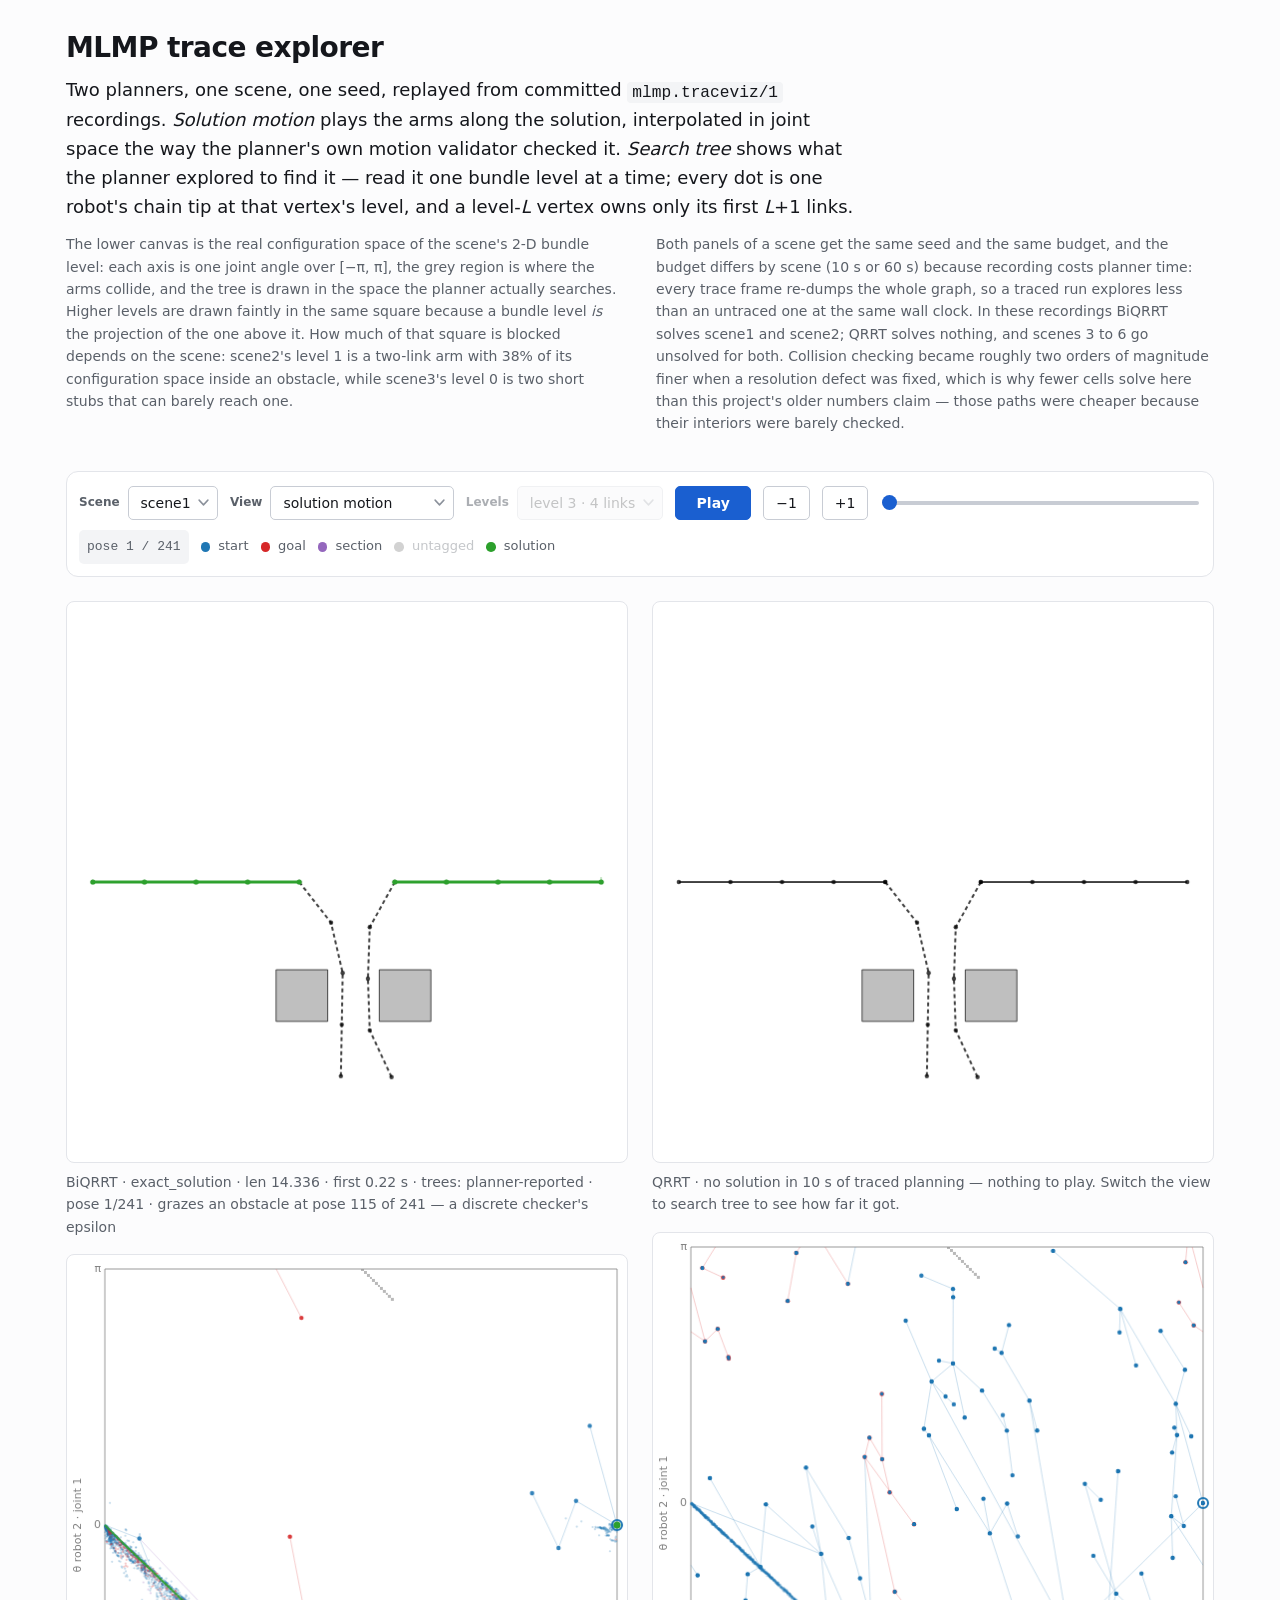
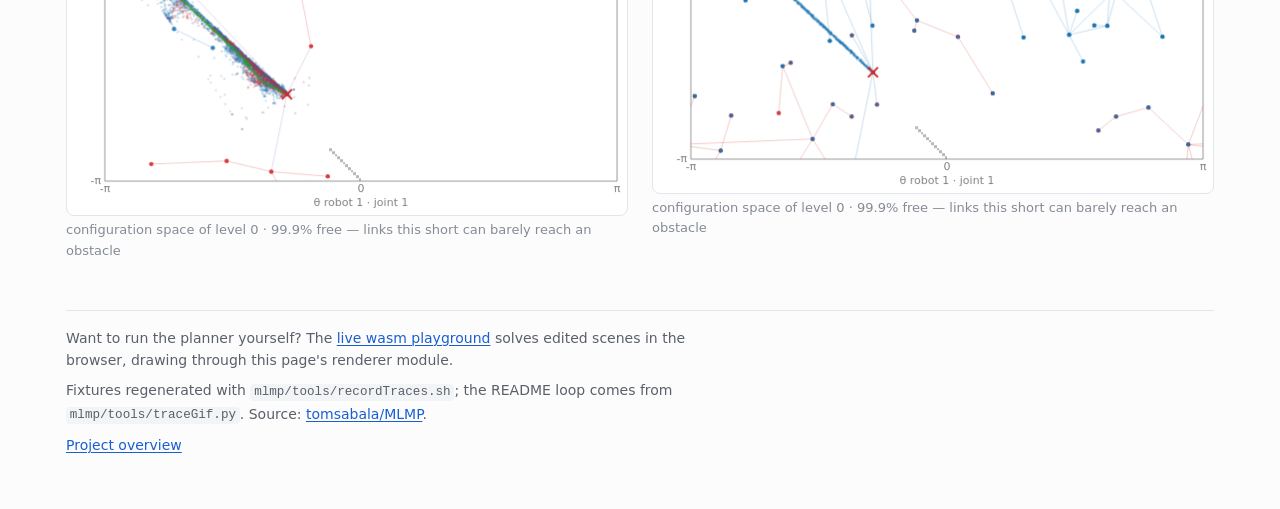
<file: docs/index.html>
<!DOCTYPE html>
<html lang="en">
<head>
<meta charset="utf-8">
<meta name="viewport" content="width=device-width, initial-scale=1">
<title>MLMP trace explorer — BiQRRT vs QRRT</title>
<link rel="stylesheet" href="style.css">
</head>
<body>
<header>
  <h1>MLMP trace explorer</h1>
  <p>Two planners, one scene, one seed, replayed from committed <code>mlmp.traceviz/1</code>
     recordings. <em>Solution motion</em> plays the arms along the solution, interpolated in joint
     space the way the planner's own motion validator checked it. <em>Search tree</em> shows what
     the planner explored to find it — read it one bundle level at a time; every dot is one
     robot's chain tip at that vertex's level, and a level-<em>L</em> vertex owns only its first
     <em>L</em>+1 links.</p>
  <p>The lower canvas is the real configuration space of the scene's 2-D bundle level: each axis
     is one joint angle over [−π, π], the grey region is where the arms collide, and the tree is
     drawn in the space the planner actually searches. Higher levels are drawn faintly in the same
     square because a bundle level <em>is</em> the projection of the one above it. How much of
     that square is blocked depends on the scene: scene2's level 1 is a two-link arm with 38% of
     its configuration space inside an obstacle, while scene3's level 0 is two short stubs that
     can barely reach one.</p>
  <p>Both panels of a scene get the same seed and the same budget, and the budget differs by
     scene (10 s or 60 s) because recording costs planner time: every trace frame re-dumps the
     whole graph, so a traced run explores less than an untraced one at the same wall clock. In
     these recordings BiQRRT solves scene1 and scene2; QRRT solves nothing, and scenes 3 to 6 go
     unsolved for both. Collision checking became roughly two orders of magnitude finer when a
     resolution defect was fixed, which is why fewer cells solve here than this project's older
     numbers claim — those paths were cheaper because their interiors were barely checked.</p>
</header>

<section class="controls">
  <label>Scene
    <select id="scene">
      <option value="scene1" selected>scene1</option>
      <option value="scene2">scene2</option>
      <option value="scene3">scene3</option>
      <option value="scene4">scene4</option>
      <option value="scene5">scene5</option>
      <option value="scene6">scene6</option>
    </select>
  </label>
  <label>View
    <select id="view">
      <option value="motion" selected>solution motion</option>
      <option value="graph">search tree + edges</option>
      <option value="vertices">search vertices</option>
    </select>
  </label>
  <label>Levels
    <select id="levelSelect"></select>
  </label>
  <button id="play">Play</button>
  <button id="prev">−1</button>
  <button id="next">+1</button>
  <input id="slider" type="range" min="0" max="0" value="0">
  <span id="counter" class="counter">0 / 0</span>
  <span id="legend" class="legend"></span>
</section>

<section class="panels">
  <figure>
    <canvas id="canvasA" width="520" height="520"></canvas>
    <figcaption id="captionA">loading…</figcaption>
    <canvas id="cspaceA" class="cspace" width="520" height="520"></canvas>
    <figcaption id="cspaceCaptionA" class="sub">configuration space</figcaption>
  </figure>
  <figure>
    <canvas id="canvasB" width="520" height="520"></canvas>
    <figcaption id="captionB">loading…</figcaption>
    <canvas id="cspaceB" class="cspace" width="520" height="520"></canvas>
    <figcaption id="cspaceCaptionB" class="sub">configuration space</figcaption>
  </figure>
</section>

<footer>
  <p>Want to run the planner yourself? The <a href="../live/">live wasm playground</a> solves
     edited scenes in the browser, drawing through this page's renderer module.</p>
  <p>Fixtures regenerated with <code>mlmp/tools/recordTraces.sh</code>; the README loop comes
     from <code>mlmp/tools/traceGif.py</code>. Source:
     <a href="https://github.com/tomsabala/MLMP">tomsabala/MLMP</a>.</p>
  <p><a href="../">Project overview</a></p>
</footer>

<script type="module" src="app.js"></script>
</body>
</html>
</file>
<file: docs/style.css>
/* The trace explorer's entire design: no framework, no web font, no build step — this file and
 * the renderer module are the whole front end. Everything that varies (type sizes, spacing steps,
 * radii, colours) is a custom property at :root, so a change lands in one place instead of in the
 * forty rules below it.
 *
 * The same token block opens site/overview.css and web/src/app.css. It is duplicated rather than
 * @imported because the three pages ship from three directories of one container image
 * (/a/mlmp/, /a/mlmp/explorer/, /a/mlmp/live/): a shared sheet would cost every page a second
 * render-blocking request to save forty lines. Type scale, spacing grid, radii and palette are
 * byte-identical in all three; the width and control tokens are per page, because the overview
 * has no canvas and no control bar. Change a shared token in one sheet, change it in all three.
 *
 * The canvases are the one surface the palette does not flip. renderer.js strokes obstacles and
 * arms in rgba(0, 0, 0, .7) (renderer.js:330-357) and cspace.js leaves free space transparent so
 * the element's own background shows through (cspace.js:43), so the drawing surface has to stay
 * light in both schemes or the arms vanish. In dark mode it is dimmed to #e9eaee rather than
 * white, which keeps the obstacle grey (rgba(128,128,128,.5)) readable while stopping a pair of
 * 520 px squares from being the brightest thing on the screen. */

:root {
  color-scheme: light dark;

  /* Type scale: 12 → 28 px, about 1.2 per step, 16 px body. */
  --fs-1: .75rem;
  --fs-2: .8125rem;
  --fs-3: .875rem;
  --fs-4: 1rem;
  --fs-5: 1.125rem;
  --fs-6: 1.375rem;
  --fs-7: 1.75rem;

  /* Spacing: one 4 px grid, used for every margin, padding and gap on the page. */
  --s-1: .25rem;
  --s-2: .5rem;
  --s-3: .75rem;
  --s-4: 1rem;
  --s-5: 1.5rem;
  --s-6: 2rem;
  --s-7: 3rem;

  --r-1: 5px;
  --r-2: 8px;
  --r-3: 12px;

  /* One height for every control in the bar, so selects, buttons and the slider align. */
  --ctl-h: 2.125rem;
  --measure: 70ch;
  --page: 1180px;

  --bg: light-dark(#fcfcfd, #0e1014);
  --surface: light-dark(#ffffff, #15181e);
  --surface-2: light-dark(#f3f4f6, #1c2027);
  --line: light-dark(#e3e5ea, #272c35);
  --line-strong: light-dark(#c8ccd4, #3b414c);
  --fg: light-dark(#15171c, #e6e8ee);
  --fg-muted: light-dark(#5a6069, #9aa1ac);
  --fg-faint: light-dark(#858b95, #767d89);
  --accent: light-dark(#1a5fd0, #6aa8ff);
  --accent-hover: light-dark(#164ead, #8dbdff);
  --accent-fg: light-dark(#ffffff, #0e1014);
  --canvas: light-dark(#ffffff, #e9eaee);

  --sans: system-ui, -apple-system, "Segoe UI", sans-serif;
  --mono: ui-monospace, SFMono-Regular, "SF Mono", Menlo, Consolas, monospace;
}

* { box-sizing: border-box; }

body {
  margin: 0 auto;
  padding: var(--s-6) var(--s-4) var(--s-7);
  max-width: var(--page);
  background: var(--bg);
  color: var(--fg);
  font-family: var(--sans);
  font-size: var(--fs-4);
  line-height: 1.6;
  -webkit-text-size-adjust: 100%;
}

a {
  color: var(--accent);
  text-underline-offset: 2px;
  text-decoration-thickness: 1px;
}

a:hover { color: var(--accent-hover); text-decoration-thickness: 2px; }

:focus-visible {
  outline: 2px solid var(--accent);
  outline-offset: 2px;
  border-radius: var(--r-1);
}

code {
  font-family: var(--mono);
  font-size: .9em;
  overflow-wrap: anywhere;
  padding: .1em .3em;
  border-radius: 4px;
  background: var(--surface-2);
}

h1 {
  margin: 0 0 var(--s-3);
  font-size: var(--fs-7);
  font-weight: 600;
  letter-spacing: -.02em;
  line-height: 1.15;
}

header p { margin: 0 0 var(--s-3); max-width: var(--measure); }

/* The lede is the one paragraph a visitor reads before touching a control; the two that follow
 * explain the canvases and are reference text, so they are set a step down and muted. There is
 * no class to hang this on — index.html is not this file's to edit. */
header p:first-of-type { font-size: var(--fs-5); color: var(--fg); }
header p:not(:first-of-type) { font-size: var(--fs-3); color: var(--fg-muted); }

/* Three stacked paragraphs of explanation push the controls and canvases off a laptop's first
 * screen. Above 60rem the two reference paragraphs sit side by side, each still inside its own
 * reading measure, which halves the header's height. */
@media (min-width: 60rem) {
  header {
    display: grid;
    grid-template-columns: 1fr 1fr;
    gap: 0 var(--s-6);
    align-items: start;
  }

  header h1,
  header p:first-of-type { grid-column: 1 / -1; }
  /* The two reference paragraphs are each a grid column now, so the column supplies the
   * measure; the lede spans both columns and still needs its own cap. */
  header p:not(:first-of-type) { max-width: none; }
}

.controls {
  display: flex;
  flex-wrap: wrap;
  align-items: center;
  gap: var(--s-2) var(--s-3);
  margin-top: var(--s-5);
  padding: var(--s-3);
  border: 1px solid var(--line);
  border-radius: var(--r-3);
  background: var(--surface);
}

.controls label {
  display: inline-flex;
  align-items: center;
  gap: var(--s-2);
  min-width: 0;
  font-size: var(--fs-1);
  font-weight: 600;
  color: var(--fg-muted);
}

.controls select,
.controls button {
  height: var(--ctl-h);
  padding: 0 var(--s-3);
  border: 1px solid var(--line-strong);
  border-radius: var(--r-1);
  background: var(--surface);
  color: var(--fg);
  font-family: inherit;
  font-size: var(--fs-3);
  font-weight: 400;
}

/* appearance:none to get one control height across selects and buttons; the chevron is a data
 * URI in this file, not a request, and is drawn in a mid grey that reads on both palettes. The
 * backslash continuations are CSS string line-joins — the file keeps its 100-column limit. */
.controls select {
  appearance: none;
  padding-right: calc(var(--s-3) + .9rem);
  background-image: url("data:image/svg+xml,%3Csvg xmlns='http://www.w3.org/2000/svg' \
viewBox='0 0 10 6'%3E%3Cpath d='M1 1l4 4 4-4' fill='none' stroke='%238b919b' \
stroke-width='1.4' stroke-linecap='round' stroke-linejoin='round'/%3E%3C/svg%3E");
  background-repeat: no-repeat;
  background-position: right var(--s-2) center;
  background-size: .7rem;
  cursor: pointer;
}

.controls button { cursor: pointer; font-weight: 500; }
.controls button:hover:not(:disabled) { background: var(--surface-2); }
.controls select:hover:not(:disabled) { border-color: var(--fg-faint); }
.controls button:active:not(:disabled) { background: var(--line); }

/* Play is the page's one primary action, so it is the page's one filled control. */
#play {
  min-width: 4.75rem;
  border-color: var(--accent);
  background: var(--accent);
  color: var(--accent-fg);
  font-weight: 600;
}

#play:hover:not(:disabled) { background: var(--accent-hover); border-color: var(--accent-hover); }

/* The level select is disabled in solution-motion view, where there is no tree to filter by.
 * It has to look unavailable, not merely be unavailable. */
.controls :disabled {
  opacity: .5;
  cursor: not-allowed;
  background-color: var(--surface-2);
}

.controls label:has(> :disabled) { opacity: .5; }

.controls input[type=range] {
  flex: 1 1 14rem;
  min-width: 8rem;
  height: var(--ctl-h);
  appearance: none;
  background: transparent;
  cursor: pointer;
}

.controls input[type=range]::-webkit-slider-runnable-track {
  height: 4px;
  border-radius: 2px;
  background: var(--line-strong);
}

.controls input[type=range]::-webkit-slider-thumb {
  appearance: none;
  width: 15px;
  height: 15px;
  margin-top: -5.5px;
  border: none;
  border-radius: 50%;
  background: var(--accent);
}

.controls input[type=range]::-moz-range-track {
  height: 4px;
  border-radius: 2px;
  background: var(--line-strong);
}

.controls input[type=range]::-moz-range-thumb {
  width: 15px;
  height: 15px;
  border: none;
  border-radius: 50%;
  background: var(--accent);
}

.counter {
  flex: none;
  white-space: nowrap;
  padding: 0 var(--s-2);
  border-radius: var(--r-1);
  background: var(--surface-2);
  color: var(--fg-muted);
  font-family: var(--mono);
  font-size: var(--fs-2);
  font-variant-numeric: tabular-nums;
  line-height: var(--ctl-h);
}

.levels, .legend {
  display: flex;
  flex-wrap: wrap;
  gap: var(--s-2) var(--s-3);
  align-items: center;
  font-size: var(--fs-2);
  color: var(--fg-muted);
}

.levels label { display: inline-flex; gap: var(--s-1); align-items: center; }
.legend span { display: inline-flex; gap: var(--s-2); align-items: center; }
/* A colour this scene's runs have none of: still listed, visibly absent. */
.legend .dim { opacity: .35; }

.swatch {
  width: .6rem;
  height: .6rem;
  border-radius: 50%;
  display: inline-block;
  flex: none;
}

.panels {
  display: grid;
  grid-template-columns: repeat(auto-fit, minmax(320px, 1fr));
  gap: var(--s-5);
  margin-top: var(--s-5);
}

.panels figure { margin: 0; min-width: 0; }

.panels canvas {
  display: block;
  width: 100%;
  height: auto;
  aspect-ratio: 1 / 1;
  border: 1px solid var(--line);
  border-radius: var(--r-2);
  background: var(--canvas);
}

/* The configuration-space canvas sits under its panel's workspace canvas, same width, so the two
 * pictures of the same run line up column by column. */
.panels canvas.cspace { margin-top: var(--s-4); }

figcaption {
  margin-top: var(--s-2);
  font-size: var(--fs-3);
  font-variant-numeric: tabular-nums;
  color: var(--fg-muted);
}

figcaption.sub { margin-top: var(--s-1); font-size: var(--fs-2); color: var(--fg-faint); }

footer {
  margin-top: var(--s-7);
  padding-top: var(--s-4);
  border-top: 1px solid var(--line);
  font-size: var(--fs-3);
  color: var(--fg-muted);
}

footer p { margin: 0 0 var(--s-2); max-width: var(--measure); }

@media (max-width: 30rem) {
  body { padding: var(--s-5) var(--s-3) var(--s-6); }
  h1 { font-size: var(--fs-6); }
  header p:first-of-type { font-size: var(--fs-4); }

  /* At 390 px every labelled select gets its own row: side by side they are 120 px wide and
   * truncate their own option text. */
  .controls > label { flex: 1 1 100%; justify-content: space-between; }
  .controls select { flex: 1 1 auto; min-width: 0; max-width: 62%; }
  .controls button { flex: 1 1 0; }
  .controls input[type=range] { flex: 1 1 100%; }
  .counter { flex: none; }
}
</file>
